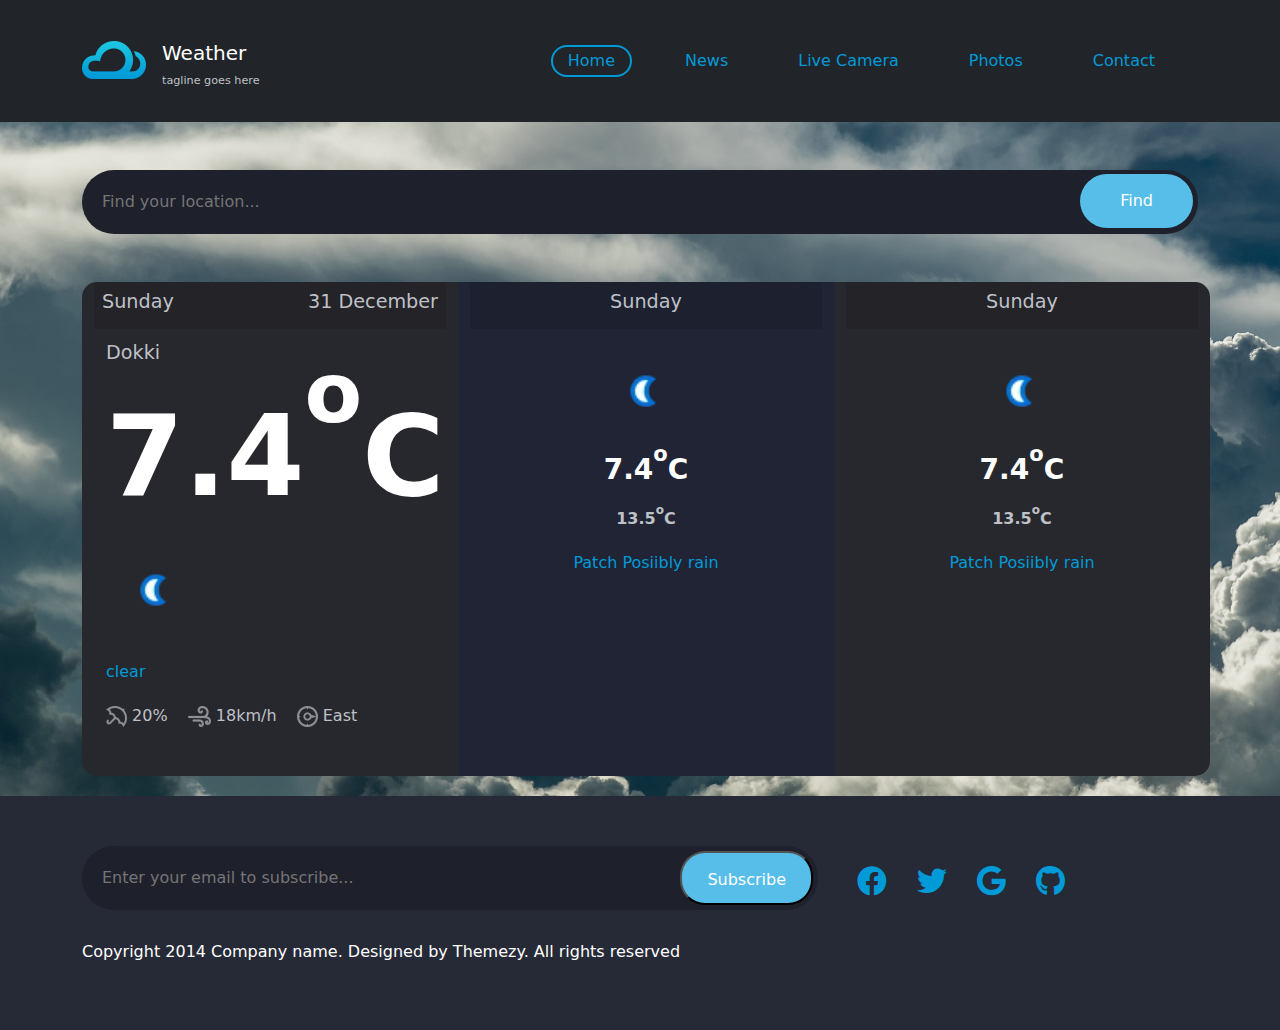
<file: index.html>
<!DOCTYPE html>
<html lang="en">
<head>
  <meta charset="UTF-8">
  <meta name="viewport" content="width=device-width, initial-scale=1.0">
  <title>Weather App</title>
   <link rel="stylesheet" href="css/all.min.css">
   <link rel="stylesheet" href="css/bootstrap.min.css">
  <link rel="stylesheet" href="css/style.css">
</head>
<body>
<header class="">
<!-- nav bar -->
  <nav class="navbar navbar-expand-lg p-4">
    <div class="container">
      <div class="d-flex ">
      <img class="mt-2 me-3 logo"  src="images/logo" alt="logo" width="64" height="38">
        <div class="d-flex flex-column">
          <a class="navbar-brand text-white" href="#">Weather</a>
          <small class="site-desc">tagline goes here</small>
        </div>       
      </div>
      <button class="navbar-toggler" type="button" data-bs-toggle="collapse" data-bs-target="#navbarSupportedContent" aria-controls="navbarSupportedContent" aria-expanded="false" aria-label="Toggle navigation">
        <span class="navbar-toggler-icon"></span>
      </button>
      <div class="collapse navbar-collapse p-2" id="navbarSupportedContent">
        <ul class="navbar-nav ms-auto mb-2 mb-lg-0">
          <li class="nav-item">
            <a class="nav-link active item1" aria-current="page" href="#">Home</a>
          </li>
          <li class="nav-item">
            <a class="nav-link item" href="#">News</a>
          </li>
          <li class="nav-item">
            <a class="nav-link item" href="#">Live Camera</a>
          </li>
          <li class="nav-item">
            <a class="nav-link item" href="#">Photos</a>
          </li>
          <li class="nav-item">
            <a class="nav-link item" href="contact.html" id="contactPage">Contact</a>
          </li>
        </ul>
      </div>
    </div>
  </nav>
</header>
<!-- section -->
 <section class="section ">
     <!-- input field -->
     <div class="container mb-5">
      <form action="" class="mt-5 position-relative form-item">
        <input id="cityInput" type="text" placeholder="Find your location... ">
        <button>Find</button>
      </form>
    </div>
  <!-- weather info -->
    <div class="container mt-5 ps-4 ">
      <div class="row  ">
        <div class="col-lg-4 col-md-12  all">
          <div class="forecast-today d-flex justify-content-between align-items-center p-2 ">
            <h1 class="day day1">Sunday</h1>
            <h1 class="date date1">31 December</h1>
          </div>
          <div class="forcast-content pb-5">
            <h1 class="location">Dokki</h1>
            <div class="degree degree1">
              <div class="num d-flex">
                7.4
                <sub class="sub">o</sub>
                C
              </div>
              <div class="forcast-icon first-img">
                <img src="images/icon.webp" alt="">
              </div>
              
              <div class="custom ">clear</div>
            </div>
            <span class="fir-span">
              <img src="images/umprella.png" alt="">
              20%
            </span>
            <span class="sec-span">
              <img src="images/wind.png" alt="">
              18km/h
            </span>
            <span class="thr-span">
              <img src="images/compass.png" alt="">
              East
            </span>
          </div>
        </div>
        <div class="col-lg-4 col-md-12 all2">
          <div class="forecast-today  p-2">
            <h1 class="day day2">Sunday</h1>
          </div>

          <div class="forcast-content">
            <div class="degree degree2">
              <div class="forcast-icon text-center sec-img">
                <img src="images/icon.webp" alt="">
              </div>
              <div class="max-num2 fs-3 text-center d-flex justify-content-center p-2">
                7.4
                <sub class="sub">o</sub>
                C
              </div>
              <div class="num min-num2 fs-6 mt-2 text-center bg d-flex justify-content-center ">
                13.5
                <sub class="sub">o</sub>
                C
              </div>
              
              <div class="custom custom2 text-center">Patch Posiibly rain</div>
            </div>
        
          </div>
        </div>
        <div class="col-lg-4 col-md-12 all3">
          <div class="forecast-today  p-2 ">
            <h1 class="day day3">Sunday</h1>
          </div>
          <div class="forcast-content">
            <div class="degree">
              <div class="forcast-icon text-center imag2">
                <img src="images/icon.webp" alt="">
              </div>
              <div class="num max-num3  fs-3 text-center d-flex justify-content-center p-2">
                7.4
                <sub class="sub">o</sub>
                C
              </div>
              <div class="num min-num3 fs-6 mt-2 text-center bg d-flex justify-content-center ">
                13.5
                <sub class="sub">o</sub>
                C
              </div>
              <div class="custom custom3 text-center">Patch Posiibly rain</div>
            </div>
          </div>
        </div>
      </div>
    </div>
 </section>
<!-- footer -->
    <footer class="site-footer">
      <div class="container">
        <div class="row">
          <div class="col-md-8">
            <form action="#" class="subscribe-form">
              <input type="" placeholder="Enter your email to subscribe...">
              <button class="last-input">Subscribe</button>
            </form>
          </div>
          <div class="col-md-3">
            <div class="social-links">
              <i class="fa-brands fa-facebook"></i>
              <i class="fa-brands fa-twitter"></i>
              <i class="fa-brands fa-google"></i>
              <i class="fa-brands fa-github"></i> 
            </div>
          </div>
        </div>
        <p class="last-para">Copyright 2014 Company name. Designed by Themezy. All rights reserved</p>
      </div>
    </footer> 
<script src="js/bootstrap.bundle.min.js"></script>
<script src="js/main.js"></script>

</body>
</html>
</file>
<file: css/style.css>
body{
    background-image: url(../images/pexels-pixabay-209831.jpg);
    background-size: cover;
    background-repeat: no-repeat;
}
header{
    background-color: #212529;
}
.logo-type{
    display: flex;
    flex-direction: column;
}
.site-title{
    font-size: 1.2em !;
}
.navbar-toggler-icon{
    border-color: white !important;
    background-color: white !important;
}
.site-desc{
    font-size: 0.7em;
    display: block;
    color: #bfc1c8;
}
.logo{
    cursor: pointer;
}
.nav-link{
    color: #009ad8 !important;
    padding: 2px 15px !important;
    text-align: center !important;

}
.nav-link:hover{
    color: #009ad8 !important;
}
.collapse{
    text-align: center !important;
}
.brand{
    cursor: pointer;
}
.item1, .item {
    position: relative;
    color: #009ad8;
    padding: 5px 25px;
    margin: 15px 20px; 
    cursor: pointer;
    vertical-align: middle;
    transition: all 0.3s ease;
}
.item1:before, .item:hover:before {
    content: "";
    position: absolute;
    top: -2px;
    left: -2px;
    right: -2px;
    bottom: -2px;
    border: 2px solid #009ad8;
    border-radius: 50px;
    transition: all 0.3s ease;
}

input[type="text"]{
    width: 100%;
    background-color: #1e202b;
    color: white;
    padding: 20px 50px 20px 20px;
    border-radius:35px ;
    border: 0 solid;
}

input[type="text"]:focus{
    outline: none;
}
.form-item button{
    position: absolute;
    bottom: 6.5px;
    right: 5px;
    border: black;
    border-radius: 35px ;
    padding: 15px 40px;
    background: #56bee8;
    color: white;
}
.all{
    background-color: #27282d;
    border-top-left-radius: 15px;
    border-bottom-left-radius: 15px;
}
.all2{
    background-color: #212434;

}
.all3{
    background-color: #27282d;
    border-top-right-radius: 15px;
    border-bottom-right-radius: 15px;
}

.forecast-today{
    background: rgba(0, 0, 0, 0.1);
    padding: 10px;
    text-align: center;
    font-weight: 400;
}
.day{
    font-size: 1.2em;
    color: #bfc1c8;
}
.date{
    font-size: 1.2em;
    color: #bfc1c8;
}
.forcast-icon img{
    width: 100px;
}
.forcast-content{
    color: white;
    padding:12px ;
}
.location{
    font-size: 1.2em;
    color: #bfc1c8;    
}
.num{
    font-size: 7.0rem;
    margin-right: 30px;
    position: relative;
    color: white;
    font-weight: bold;
}
.max-num2{
    color: white;
    font-weight: bold;
}
.min-num2{
    transform: translateX(5%);
    color: #bfc1c8;
    font-weight: bold;
}
.max-num3{
    color: white;
    transform: translateX(5%);
    font-weight: bold;
}
.min-num3{
    transform: translateX(5%);
    color: #bfc1c8;
    font-weight: bold;
}
.sup{
    position: absolute;
    top: 10px;
    left: 10px;
}
.custom{
    color: #009ad8;
    margin: 20px 0;
}
span{
    padding-right: 15px;
    color:#bfc1c8;
}
.site-footer {
    background: #262936;
    padding: 50px 0;
    margin-top: 20px;
}
.site-footer .subscribe-form {
    position: relative;
    margin-bottom: 30px;
    
}
.site-footer .subscribe-form input {
    padding: 20px 100px 20px 20px;
    background-color: #1e202b ;
    width: 100%;
    color: white;
    border-radius: 35px;
    border: none !important;
}

.site-footer .subscribe-form .last-input {
    position: absolute;
    right: 5px;
    top: 5px;
    bottom: 5px;
    padding: 15px 25px;
    border-radius: 25px;
    background: #56bee8;
    color: white;
}
.social-links{
    display: flex;
    color: #009ad8;
    text-align: center;
    font-size: 20px;
    margin-top: 20px;
}
.social-links i{
    font-size: 1.5em;
    margin: 0 15px;
    cursor: pointer;
    transition: all 1s;
}
.social-links i:hover{
    color: white;
}
.last-para{
    color: white;
}
.site-footer input{
    outline: none;
}
</file>
